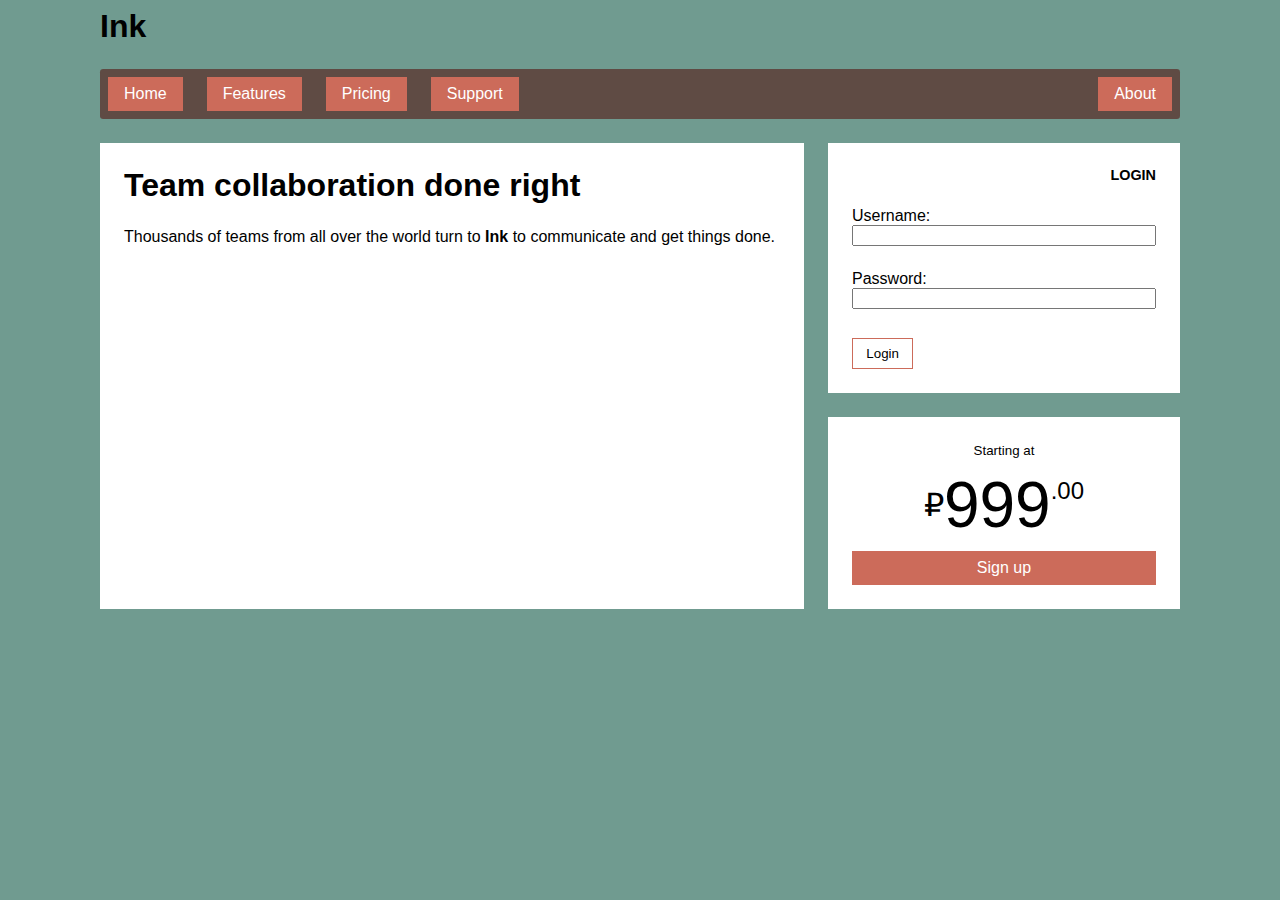
<file: css-grid/First site/index.html>
<!DOCTYPE html>
<html lang="ru">
<head>
	<meta charset="UTF-8">
	<title>Ink</title>
	<link rel="stylesheet" href="main.css">
</head>
<body>
	<div class="container">
		<header>
			<h1 class="page-heading">Ink</h1>
		</header>
		<nav>
			<ul class="site-nav">
				<li><a href="#">Home</a></li>
				<li><a href="#">Features</a></li>
				<li><a href="#">Pricing</a></li>
				<li><a href="#">Support</a></li>
				<li class="nav-right">
					<a href="#">About</a>
				</li>
			</ul>
		</nav>
		<main class="main tile">
			<h1>Team collaboration done right</h1>
			<p>Thousands of teams from all over the world turn to <b>Ink</b> to communicate and get things done.</p>
		</main>
		<div class="sidebar-top tile">
			<from class="login-form">
				<h3>LOGIN</h3>
				<p>
					<label for="username">Username:</label>
					<input id="username" type="text" name="username">
				</p>
				<p>
					<label for="password">Password:</label>
					<input id="password" type="password" name="password">
				</p>
				<button type="submit">Login</button>
			</from>
		</div>
		<div class="sidebar-bottom tile centered">
			<small>Starting at</small>
			<div class="cost">
				<span class="cost-currency">₽</span>
				<span class="cost-rubles">999</span>
				<span class="cost-kopecks">.00</span>
			</div>
			<a class="cta-button" href="7pricing">
				Sign up
			</a>
		</div>
	</div>
</body>
</html>
</file>
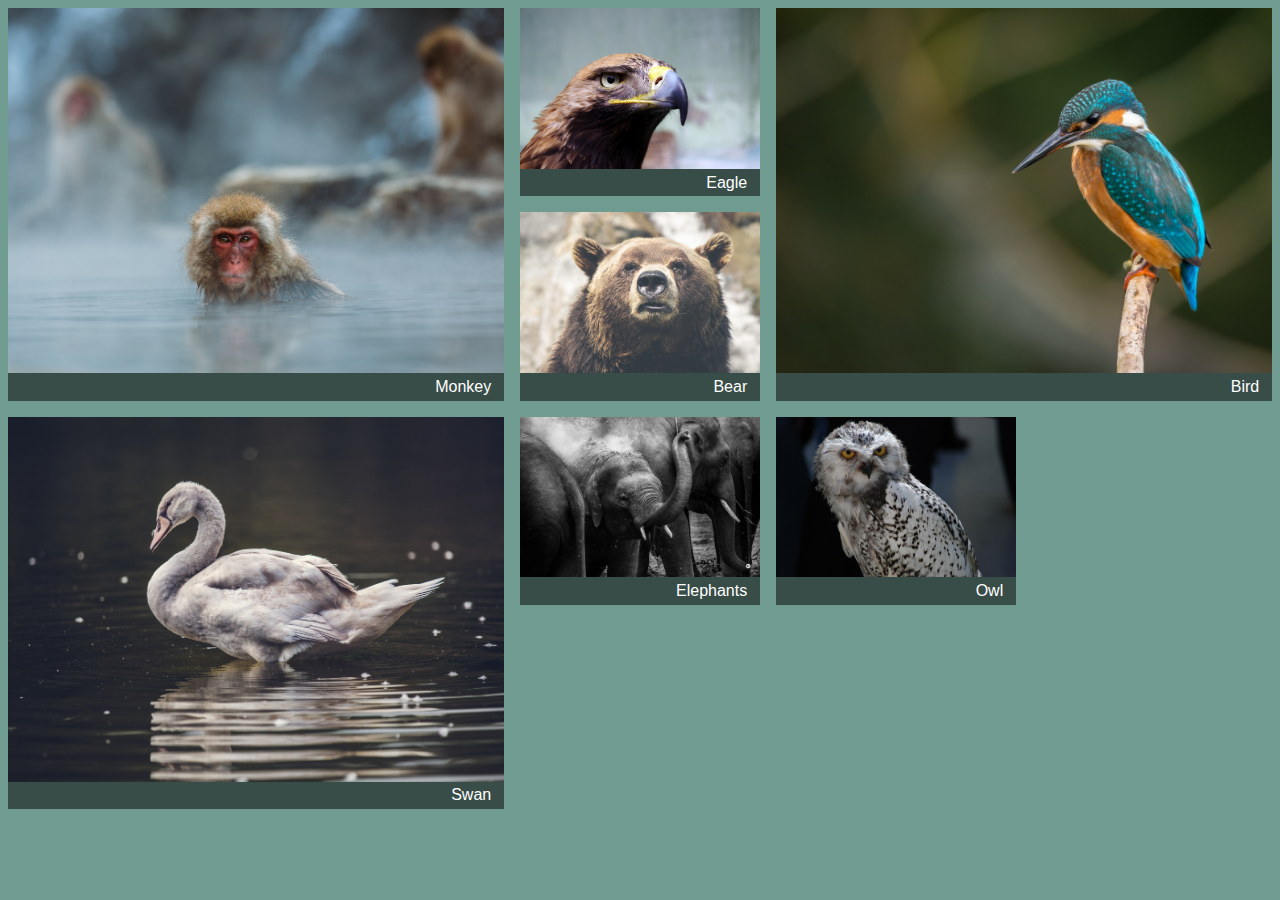
<file: css-grid/Second site/index.html>
<!DOCTYPE html>
<html lang="ru">
<head>
	<meta charset="UTF-8">
	<title>portfolio page</title>
	<link rel="stylesheet" href="main.css">
</head>
<body>
	<div class="portfolio">
		<figure class="featured">
			<img src="images/monkey.jpg" alt="monkey">
			<figcaption>Monkey</figcaption>
		</figure>
		<figure>
			<img src="images/eagle.jpg" alt="eagle">
			<figcaption>Eagle</figcaption>
		</figure>
		<figure class="featured">
			<img src="images/bird.jpg" alt="bird">
			<figcaption>Bird</figcaption>
		</figure>
		<figure>
			<img src="images/bear.jpg" alt="bear">
			<figcaption>Bear</figcaption>
		</figure>
		<figure class="featured">
			<img src="images/swan.jpg" alt="swan">
			<figcaption>Swan</figcaption>
		</figure>
		<figure>
			<img src="images/elephants.jpg" alt="elephants">
			<figcaption>Elephants</figcaption>
		</figure>
		<figure>
			<img src="images/owl.jpg" alt="owl">
			<figcaption>Owl</figcaption>
		</figure>
	</div>
</body>
</html>
</file>
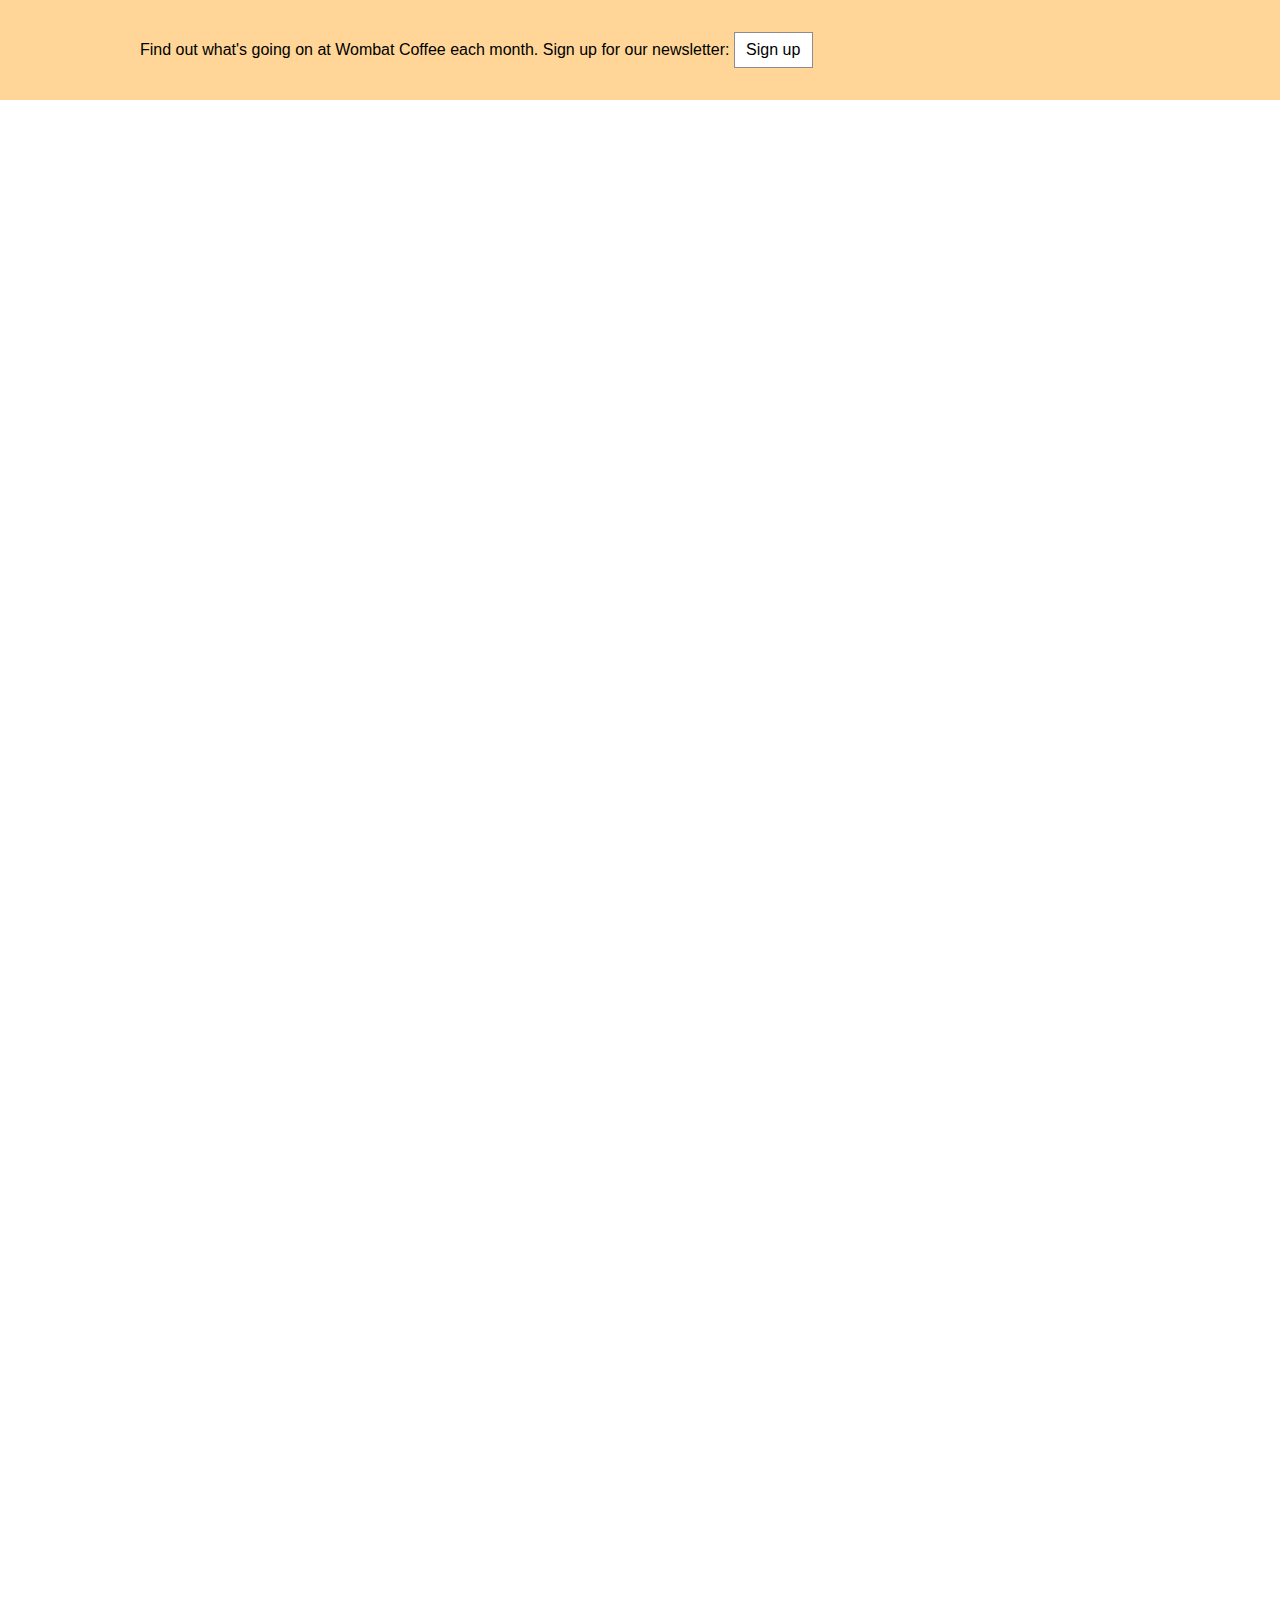
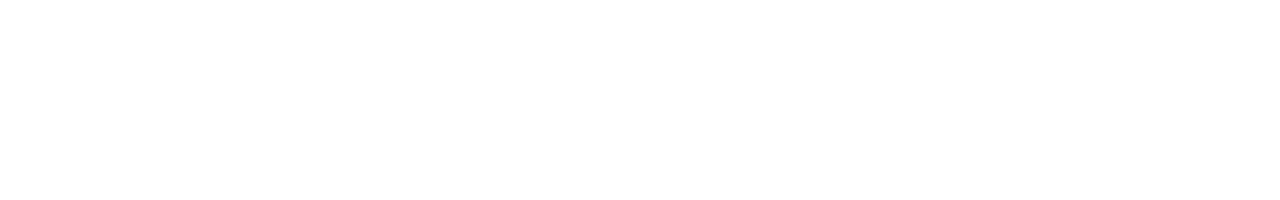
<file: positioning/First site/index.html>
<!DOCTYPE html>
<html lang="ru">
<head>
	<meta charset="UTF-8">
	<title>positioning</title>
	<link rel="stylesheet" href="main.css">
</head>
<body>
	<header class="top-banner">
		<div class="top-banner-inner">
			<p>Find out what's going on at Wombat Coffee each month. Sign up for our newsletter:
				<button id="open">Sign up</button>
			</p>
		</div>
	</header>
	<div class="modal" id="modal">
		<div class="modal-backdrop"></div>
		<div class="modal-body">
			<button class="modal-close" id="close">
				<span class="sr-only">close</span>
			</button>
			<h2>Wombat Newsletter</h2>
			<p>Sign up for our monthly newsletter. No spam. We promise!</p>
			<form>
				<p>
					<label for="email">Email address:</label>
					<input type="text" name="email">
				</p>
				<p>
					<button type="submit">Submit</button>
				</p>
			</form>
		</div>
	</div>

	<script type="text/javascript">
	var button = document.getElementById('open');
	var close = document.getElementById('close');
	var modal = document.getElementById('modal');

	button.addEventListener('click', function(event) {
		event.preventDefault();
		modal.style.display = 'block';
	});

	close.addEventListener('click', function(event) {
		event.preventDefault();
		modal.style.display = 'none';
	});
	</script>
</body>
</html>
</file>
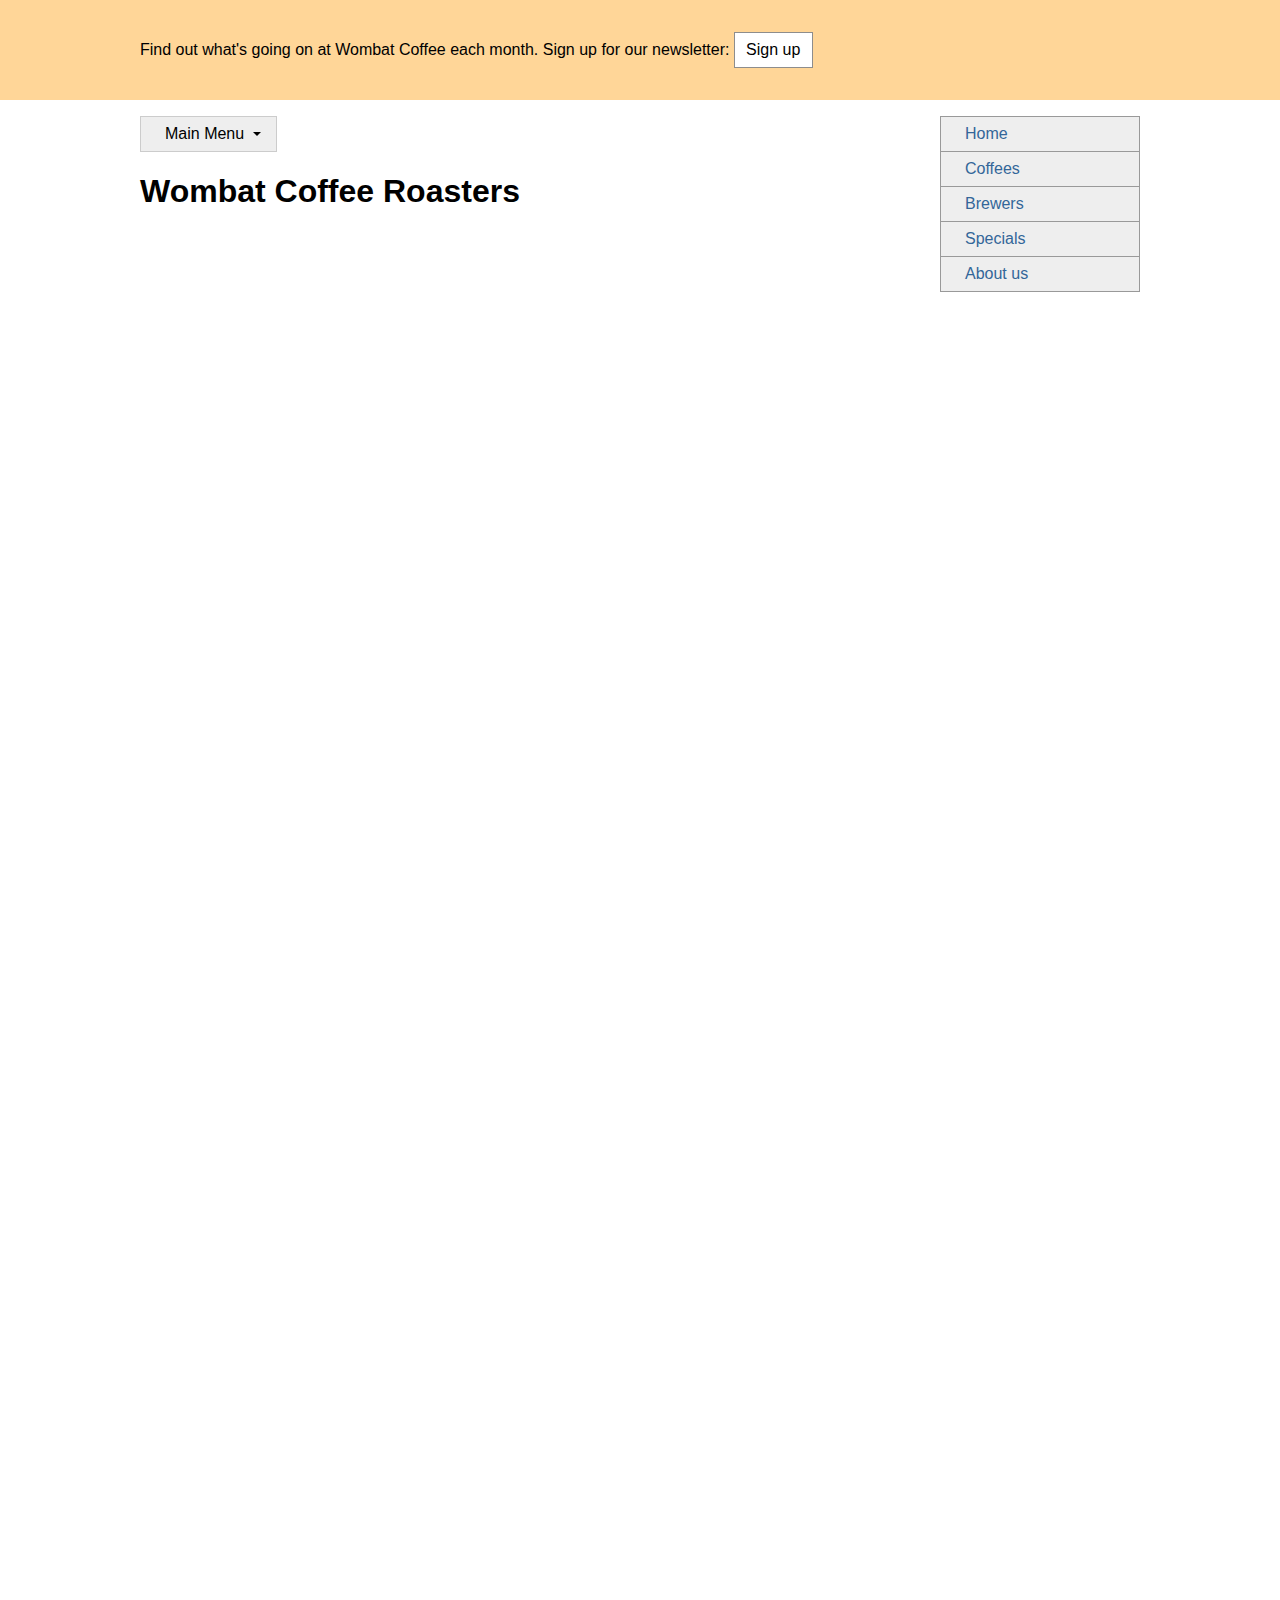
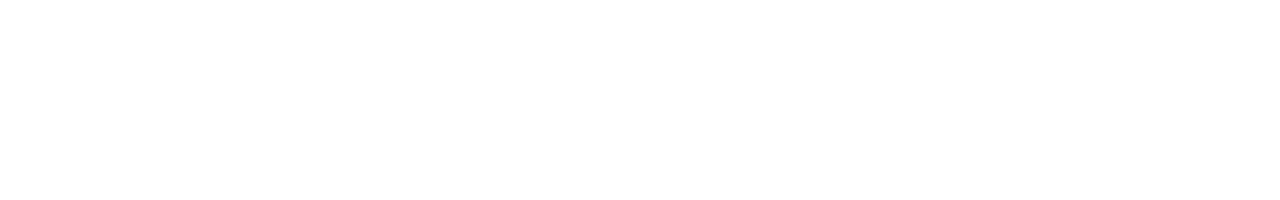
<file: positioning/Second site/index.html>
<!DOCTYPE html>
<html lang="ru">
<head>
	<meta charset="UTF-8">
	<title>positioning</title>
	<link rel="stylesheet" href="main.css">
</head>
<body>
	<header class="top-banner">
		<div class="top-banner-inner">
			<p>Find out what's going on at Wombat Coffee each month. Sign up for our newsletter:
				<button id="open">Sign up</button>
			</p>
		</div>
	</header>
	<div class="modal" id="modal">
		<div class="modal-backdrop"></div>
		<div class="modal-body">
			<button class="modal-close" id="close">
				<span class="sr-only">close</span>
			</button>
			<h2>Wombat Newsletter</h2>
			<p>Sign up for our monthly newsletter. No spam. We promise!</p>
			<form>
				<p>
					<label for="email">Email address:</label>
					<input type="text" name="email">
				</p>
				<p>
					<button type="submit">Submit</button>
				</p>
			</form>
		</div>
	</div>

	<div class="container">
		<main class="col-main">
		    <nav>
		      <div class="dropdown">
		        <div class="dropdown-label">Main Menu</div>
		        <div class="dropdown-menu">
		          <ul class="submenu">
		            <li><a href="/">Home</a></li>
		            <li><a href="/coffees">Coffees</a></li>
		            <li><a href="/brewers">Brewers</a></li>
		            <li><a href="/specials">Specials</a></li>
		            <li><a href="/about">About us</a></li>
		          </ul>
		        </div>
		      </div>
		    </nav>
		 
		    <h1>Wombat Coffee Roasters</h1>
	  	</main>
	  	<aside class="col-sidebar">
	  		<div class="affix">
	  			<ul class="submenu">
	  				<li><a href="/">Home</a></li>
		            <li><a href="/coffees">Coffees</a></li>
		            <li><a href="/brewers">Brewers</a></li>
		            <li><a href="/specials">Specials</a></li>
		            <li><a href="/about">About us</a></li>
	  			</ul>
	  		</div>
	  	</aside>	
	</div>


	<script type="text/javascript">
	var button = document.getElementById('open');
	var close = document.getElementById('close');
	var modal = document.getElementById('modal');

	button.addEventListener('click', function(event) {
		event.preventDefault();
		modal.style.display = 'block';
	});

	close.addEventListener('click', function(event) {
		event.preventDefault();
		modal.style.display = 'none';
	});
	</script>
</body>
</html>
</file>
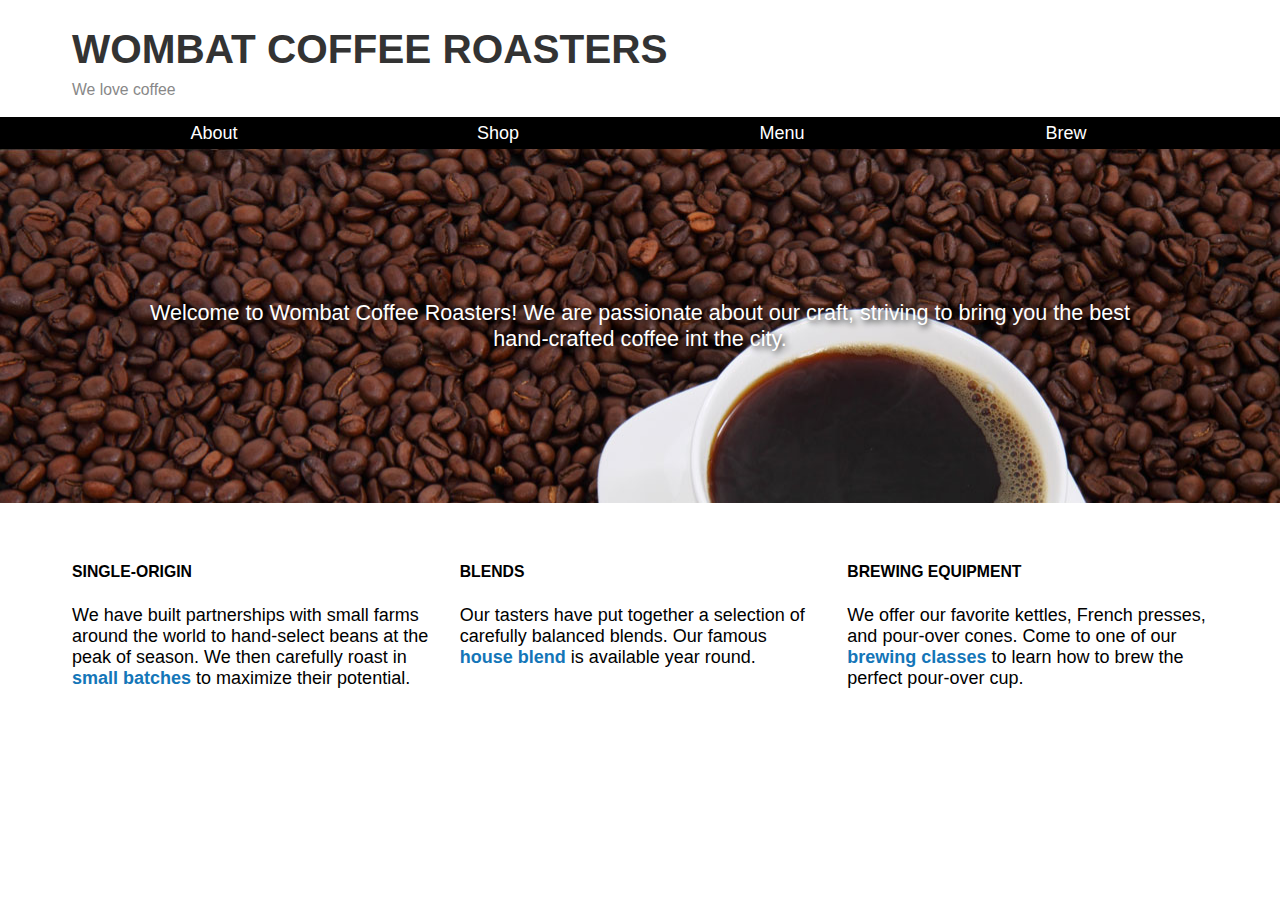
<file: responsive-design/First site/index.html>
<!DOCTYPE html>
<html lang="en">
<head>
	<meta charset="UTF-8">
	<meta name="viewport" content="width=device-width, initial-scale=1, user-scalable=no">
	<title>Wombat Coffee Roasters</title>
	<link rel="stylesheet" href="main.css">
</head>
<body>
	<header id="header" class="page-header">
		<div class="title">
			<h1>Wombat Coffee Roasters</h1>
			<div class="slogan">We love coffee</div>
		</div>
	</header>

	<nav class="menu" id="main-menu">
		<button class="menu-toggle" id="toggle-menu">toggle menu</button>
		<div class="menu-dropdown">
			<ul class="nav-menu">
				<li><a href="/about.hmtl">About</a></li>
				<li><a href="/shop.hmtl">Shop</a></li>
				<li><a href="/menu.hmtl">Menu</a></li>
				<li><a href="/brew.hmtl">Brew</a></li>
			</ul>
		</div>
	</nav>

	<aside id="hero" class="hero">
		Welcome to Wombat Coffee Roasters! We are passionate about our craft, striving to bring you the best hand-crafted coffee int the city.
	</aside>

	<main id="main">
		<div class="row">
			<section class="column">
				<h2 class="subtitle">Single-origin</h2>	
				<p>We have built partnerships with small farms
          		around the world to hand-select beans at the
          		peak of season. We then carefully roast in
          		<a href="/batch-size.html">small batches</a>
          		to maximize their potential.
          		</p>
          	</section>
			<section class="column">
		        <h2 class="subtitle">Blends</h2>
		        <p>Our tasters have put together a selection of
		        carefully balanced blends. Our famous
		        <a href="/house-blend.html">house blend</a>
		        is available year round.
		      	</p>
      		</section>
      		<section class="column">
		        <h2 class="subtitle">Brewing Equipment</h2>
		        <p>We offer our favorite kettles, French
		        presses, and pour-over cones. Come to one of
		        our <a href="/classes.html">brewing
		        classes</a> to learn how to brew the perfect
		        pour-over cup.
		      	</p>
      		</section>
		</div>
	</main>

	<script type="text/javascript">
		(function(){
			var button = document.getElementById('toggle-menu');
			button.addEventListener('click', function(event){
				event.preventDefault();
				var menu = document.getElementById('main-menu');
				menu.classList.toggle('is-open');
			});
		})();
	</script>
</body>
</html>
</file>
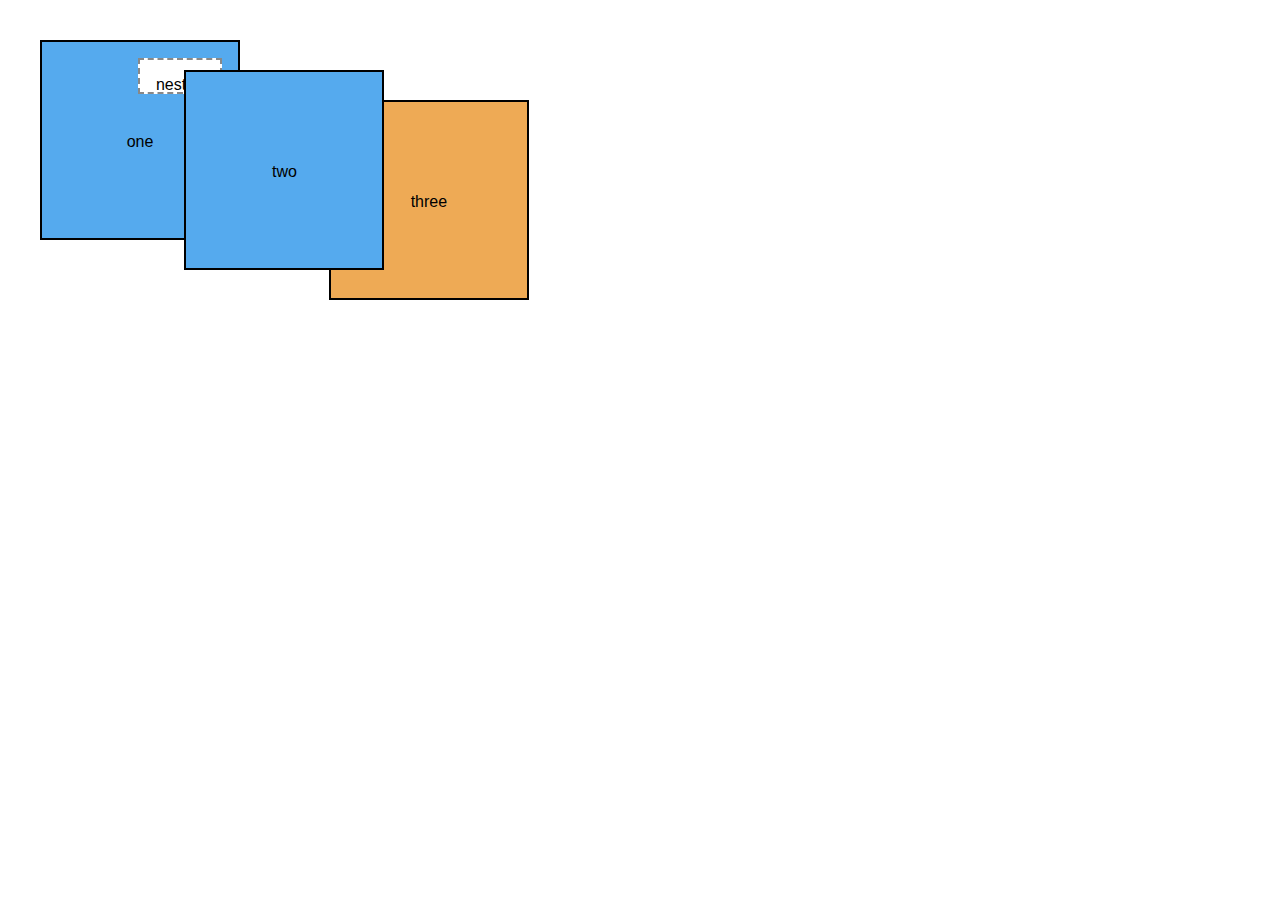
<file: positioning/Third site/index.html.html>
<!DOCTYPE html>
<html>
  <head>
    <style>
      :root {
        box-sizing: border-box;
        font-family: Helvetica, Arial, sans-serif;
      }
      *,
      *::before,
      *::after {
        box-sizing: inherit;
      }

      body {
        margin: 40px;
      }

      .box {
        display: inline-block;
        height: 200px;
        width: 200px;
        line-height: 200px;
        text-align: center;
        border: 2px solid black;
        background-color: #ea5;
        margin-left: -60px;
        vertical-align: top;
      }

      .one {
        margin-left: 0;
      }

      .two {
        margin-top: 30px;
      }

      .three {
        margin-top: 60px;
      }

      .positioned {
        position: relative;
        background-color: #5ae;
        z-index: 1;
      }

      .absolute {
        position: absolute;
        top: 1em;
        right: 1em;
        height: 2em;
        background-color: #fff;
        border: 2px dashed #888;
        z-index: 100;
        line-height: initial;
        padding: 1em;
      }
    </style>
  </head>

  <body>
    <div class="box one positioned">
      one
      <div class="absolute">nested</div>
    </div>
    <div class="box two positioned">two</div>
    <div class="box three">three</div>
  </body>
</html>
</file>
<file: css-grid/First site/main.css>
:root {
	box-sizing: border-box;
}

*,
::before,
::after {
	box-sizing: inherit;
}

body {
	background-color: #709b90;
	font-family: Helveticf, Arial, sans-serif;
}

.container {
	display: grid;
	grid-template-columns: 2fr 1fr;
	grid-template-rows: repeat(4, auto);
	grid-gap: 1.5em;
	max-width: 1080px;
	margin: 0 auto;
}

header,
nav {
	grid-column: 1 / 3;
	grid-row: span 1;
}

.main {
	grid-column: 1 / 2;
	grid-row: 3 / 5;
}

.sidebar-top {
	grid-column: 2 / 3;
	grid-row: 3 / 4;
}

.sidebar-bottom {
	grid-column: 2 / 3;
	grid-row: 4 / 5;
}

.tile {
	padding: 1.5em;
	background-color: #fff;
}

.tile > :first-child {
	margin-top: 0;
}

.tile * + * {
	margin-top: 1.5em;
}

.page-heading {
	margin: 0;
}

.site-nav {
	display: flex;
	margin: 0;
	padding: .5em;
	background-color: #5f4b44;
	list-style-type: none;
	border-radius: .2em;
}

.site-nav > li {
	margin-top: 0;
}

.site-nav > li > a {
	display: block;
	padding: .5em 1em;
	background-color: #cc6b5a;
	color: white;
	text-decoration: none;
}

.site-nav > li + li {
	margin-left: 1.5em;
}

.site-nav > .nav-right {
	margin-left: auto;
}

.login-form h3 {
	margin: 0;
	font-size: .9em;
	font-weight: bold;
	text-align: right;
	text-decoration: uppercase; 
}

.login-form input:not([type=checkbox]):not([type=radio]) {
	display: block;
	margin-top: 0;
	width: 100%;
}

.login-form button {
	margin-top: 1em;
	border: 1px solid #cc6b5a;
	background-color: white;
	outline: none;
	padding: .5em 1em;
	cursor: pointer;
}

.login-form button:hover {
	color: white;
	background-color: #cc6b5a;
}

.login-form button:active {
	background-color: #AE685F;
}

.centered {
	text-align: center;
}

.cost {
	display: flex;
	justify-content: center;
	align-items: center;
	line-height: .7;
}

.cost > span {
	margin-top: 0;
}

.cost-currency {
	font-size: 2rem;
}

.cost-rubles {
	font-size: 4rem;
}

.cost-kopecks {
	font-size: 1.5rem;
	align-self: flex-start;
}

.cta-button {
	display: block;
	background-color: #cc6b5a;
	color: white;
	padding: .5em 1em;
	text-decoration: none;
}
</file>
<file: css-grid/Second site/main.css>
body {
	background-color: #709b90;
	font-family: Helvetica, Arial, sans-serif;
}

.portfolip > figure {
	display: inline-block;
	max-width: 300px;
	margin: 0;
}

.portfolio img {
	max-width: 100%;
	object-fit: cover;
}

.portfolio figcaption {
	padding: 0.3em 0.8em;
	background-color: rgba(0, 0, 0, 0.5);
	color: #fff;
	text-align: right;
}

@supports (display: grid) {
	.portfolio {
		display: grid;
		grid-template-columns: repeat(auto-fit, minmax(200px, 1fr)); /* Setting the minimum width the column has 200 pixels and automatic mesh fitting */
		grid-auto-rows: 1fr; /* Implicit height adjustment horizontal stripe grid size 1 fr */
		grid-gap: 1em;
		grid-auto-flow: dense; /* Using the algorithm dense placement of elements */
	}

	.portfolio .featured {
		grid-row: span 2; /* The magnification of the displayed images is as follows, so that they occupy two bands of the grid in both directions */
		grid-column: span 2; /* The magnification of the displayed images is as follows, so that they occupy two bands of the grid in both directions */
	}

	.portfolio > figure {
		margin: 0;
	}

	.portfolio img {
		max-width: 100%;
	}

	.portfolio figcaption {
		padding: 0.3em 0.8em;
		background-color: rgba(0, 0, 0, 0.5);
		color: #fff;
		text-align: right;
	}

	.portfolio > figure {
		display: flex;
		flex-direction: column;
		margin: 0;
	}

	.portfolio img {
		flex-grow: 1;
		object-fit: cover;
		max-width: 100%;
	}
}
</file>
<file: positioning/First site/main.css>
body {
	font-family: Helvetica, Arial, sans-serif;
	min-height: 200vh;
	margin: 0;
}

button {
	padding: .5em .7em;
	border: 1px solid #8d8d8d;
	background-color: white;
	font-size: 1em;
	outline: none;
	cursor: pointer;
}

.top-banner {
	padding: 1em 0;
	background-color: #ffd698;
}

.top-banner-inner {
	width: 80%;
	max-width: 1000px;
	margin: 0 auto;
}

.modal {
	display: none;
}

.modal-backdrop {
	position: fixed;
	top: 0;
	right: 0;
	bottom: 0;
	left: 0;
	background-color: rgba(0, 0, 0, 0.5);
}

.modal-body {
	position: fixed;
	top: 3em;
	bottom: 3em;
	right: 20%;
	left: 20%;
	padding: 2em 3em;
	background-color: white;
	overflow: auto;
}

.modal-close {
	position: absolute;
	top: 0;
	right: 0;
	padding: 0.3em;
	font-size: 2em;
	height: 1.5em;
	width: 1.5em;
	cursor: pointer;
	border: 0;
}

.modal-close::before {
	display: block;
	content: "\00D7";
}

.sr-only {
    position: absolute;
    width: 1px;
    height: 1px;
    padding: 0;
    margin: -1px;
    overflow: hidden;
}
</file>
<file: positioning/Second site/main.css>
body {
	font-family: Helvetica, Arial, sans-serif;
	min-height: 200vh;
	margin: 0;
}

button {
	padding: .5em .7em;
	border: 1px solid #8d8d8d;
	background-color: white;
	font-size: 1em;
	outline: none;
	cursor: pointer;
}

.top-banner {
	padding: 1em 0;
	background-color: #ffd698;
}

.top-banner-inner {
	width: 80%;
	max-width: 1000px;
	margin: 0 auto;
}

.modal {
	display: none;
}

.modal-backdrop {
	position: fixed;
	top: 0;
	right: 0;
	bottom: 0;
	left: 0;
	background-color: rgba(0, 0, 0, 0.5);
	z-index: 1;
}

.modal-body {
	position: fixed;
	top: 3em;
	bottom: 3em;
	right: 20%;
	left: 20%;
	padding: 2em 3em;
	background-color: white;
	overflow: auto;
	z-index: 2;
}
 
.modal-close {
	position: absolute;
	top: 0;
	right: 0;
	padding: 0.3em;
	font-size: 2em;
	height: 1.5em;
	width: 1.5em;
	cursor: pointer;
	border: 0;
}

.modal-close::before {
	display: block;
	content: "\00D7";
}

.sr-only {
    position: absolute;
    width: 1px;
    height: 1px;
    padding: 0;
    margin: -1px;
    overflow: hidden;
}

.container {
	display: flex;
	width: 80%;
	max-width: 1000px;
	margin: 1em auto;
	min-height: 100vh;
}

.dropdown {
	display: inline-block;
	position: relative;
}

.dropdown-label {
	padding: 0.5em 2em 0.5em 1.5em;
	border: 1px solid #ccc;
	background-color: #eee;
}

.dropdown-label::after {
	content: "";
	position: absolute;
	right: 1em;
	top: 1em;
	border: 0.3em solid;
	border-color: black transparent transparent;
}

.dropdown:hover .dropdown-label::after {
	top: 0.7em;
	border-color: transparent transparent black;
}

.dropdown-menu {
	display: none;
	position: absolute;
	left: 0;
	top: 2.1em;
	min-width: 100%;
	background-color: #eee;
}

.dropdown:hover .dropdown-menu {
	display: block;
}

.submenu {
	padding-left: 0;
	margin: 0;
	list-style-type: none;
	border: 1px solid #999;
}

.submenu > li + li {
	border-top: 1px solid #999;
}

.submenu > li > a {
	display: block;
	padding: 0.5em 1.5em;
	background-color: #eee;
	color: #369;
	text-decoration: none;
}

.submenu > li > a:hover {
	background-color: #fff;
}

.col-main {
	flex: 1 80%;
}

.col-sidebar {
	flex: 20%;
}

.affix {
	position: sticky;
	position: -webkit-sticky;
	top: 1em;
}
</file>
<file: responsive-design/First site/main.css>
:root {
	box-sizing: border-box;
	font-size: calc(1vw + 0.6em);
}

@media (min-width: 50em) {
	:root {
	font-size: 1.125em;
	}
}

*,
*::before,
*::after {
	box-sizing: inherit;
}

body {
	margin: 0;
	font-family: Helvetica, Arial, sans-serif;
}

/*
 * Links
 */
a:link {
	color: #1476b8;
	font-weight: bold;
	text-decoration: none;
}

a:visited {
	color: #1430b8;
}

a:hover {
	text-decoration: underline;
}

a:active {
	color: #b81414;
}

/*
 * Header section
 */
.page-header {
	padding: 0.4em 1em;
	background-color: #fff;
}

@media (min-width: 35em) {
	.page-header {
		padding: 1em;
	}
}

@media (min-width: 50em) {
	.page-header {
		padding: 1em 4em;
	}
}

.title > h1 {
	color: #333;
	text-transform: uppercase;
	font-size: 1.5rem;
	margin: .2em 0;
}

@media (min-width: 35em){
	.title > h1 {
		font-size: 2.25rem;
	}
}

.slogan {
	color: #888;
	font-size: 0.875em;
	margin: 0;
}

/*
 * Hero image
 */
.hero {
 	padding: 2em 1em;
 	text-align: center;
 	background-image: url(img/coffee-beans-small.jpg);
 	background-size: 100%;
 	color: #fff;
 	text-shadow: 0.1em 0.1em 0.3em #000;
}

@media (min-width: 35em) {
	.hero {
		padding: 5em 3em;
		font-size: 1.2rem;
		background-image: url(img/coffee-beans-medium.jpg);
	}
}

@media (min-width: 50em) {
	.hero {
		padding: 7em 6em;
		background-image: url(img/coffee-beans.jpg);
	}
}

/*
 * Main section
 */
main {
   padding: 1em;
}

@media (min-width: 35em) {
    main {
      padding: 2em 1em;
    }
}

@media (min-width: 50em) {
    main {
      padding: 2em 4em;
    }
}

.subtitle {
	margin-top: 1.5em;
	margin-bottom: 1.5em;
	font-size: 0.875rem;
	text-transform: uppercase;
}

/*
 *  Menu
 */
.menu {
 	position: relative;
}

.menu-toggle {
 	position: absolute;
 	top: -1.2em;
 	right: 0.1em;

 	border: 0;
 	background-color: transparent;

 	font-size: 3em;
 	width: 1em;
 	height: 1em;
 	line-height: 0.4em;
 	text-indent: 5em;
 	white-space: nowrap;
 	overflow: hidden;
}

.menu-toggle::after {
	position: absolute;
	top: 0.2em;
	left: 0.2em;
	display: block;
	content: "\2261";
	text-indent: 0;
}

.menu-dropdown {
	display: none;
	position: absolute;
	right: 0;
	left: 0;
	margin: 0;
}

.menu.is-open .menu-dropdown {
	display: block;
}

@media (min-width: 35em) {
	.menu-toggle {
		display: none;
	}

	.menu-dropdown {
		display: block;
		position: static;
	}
}

.nav-menu {
	margin: 0;
	padding-left: 0;
	border: 1px solid #ccc;
	list-style: none;
	background-color: #000;
	color: #fff;
}

.nav-menu > li + li {
	border-top: 1px solid #ccc;
}

.nav-menu > li > a {
	display: block;
	padding: 0.8em 1em;
	color: #fff;
	font-weight: normal;
}

@media (min-width: 35em) {
	.nav-menu {
		display: flex;
		position: static;
		border: 0;
		padding: 0 1em;
	}

	.nav-menu > li {
		flex: 1;
	}

	.nav-menu > li + li {
		border: 0;
	}

	.nav-menu > li > a {
		padding: 0.3em;
		text-align: center;
	}
}

@media (min-width: 35em) {
	.nav-menu {
		padding: 0 4em;
}

@media (min-width: 35em) {
	.row {
		display: flex;
		margin-left: -.75em;
		margin-right: -.75em;
	}

	.column {
		flex: 1;
		margin-right: 0.75em;
		margin-left: 0.75em;
	}
}
</file>
